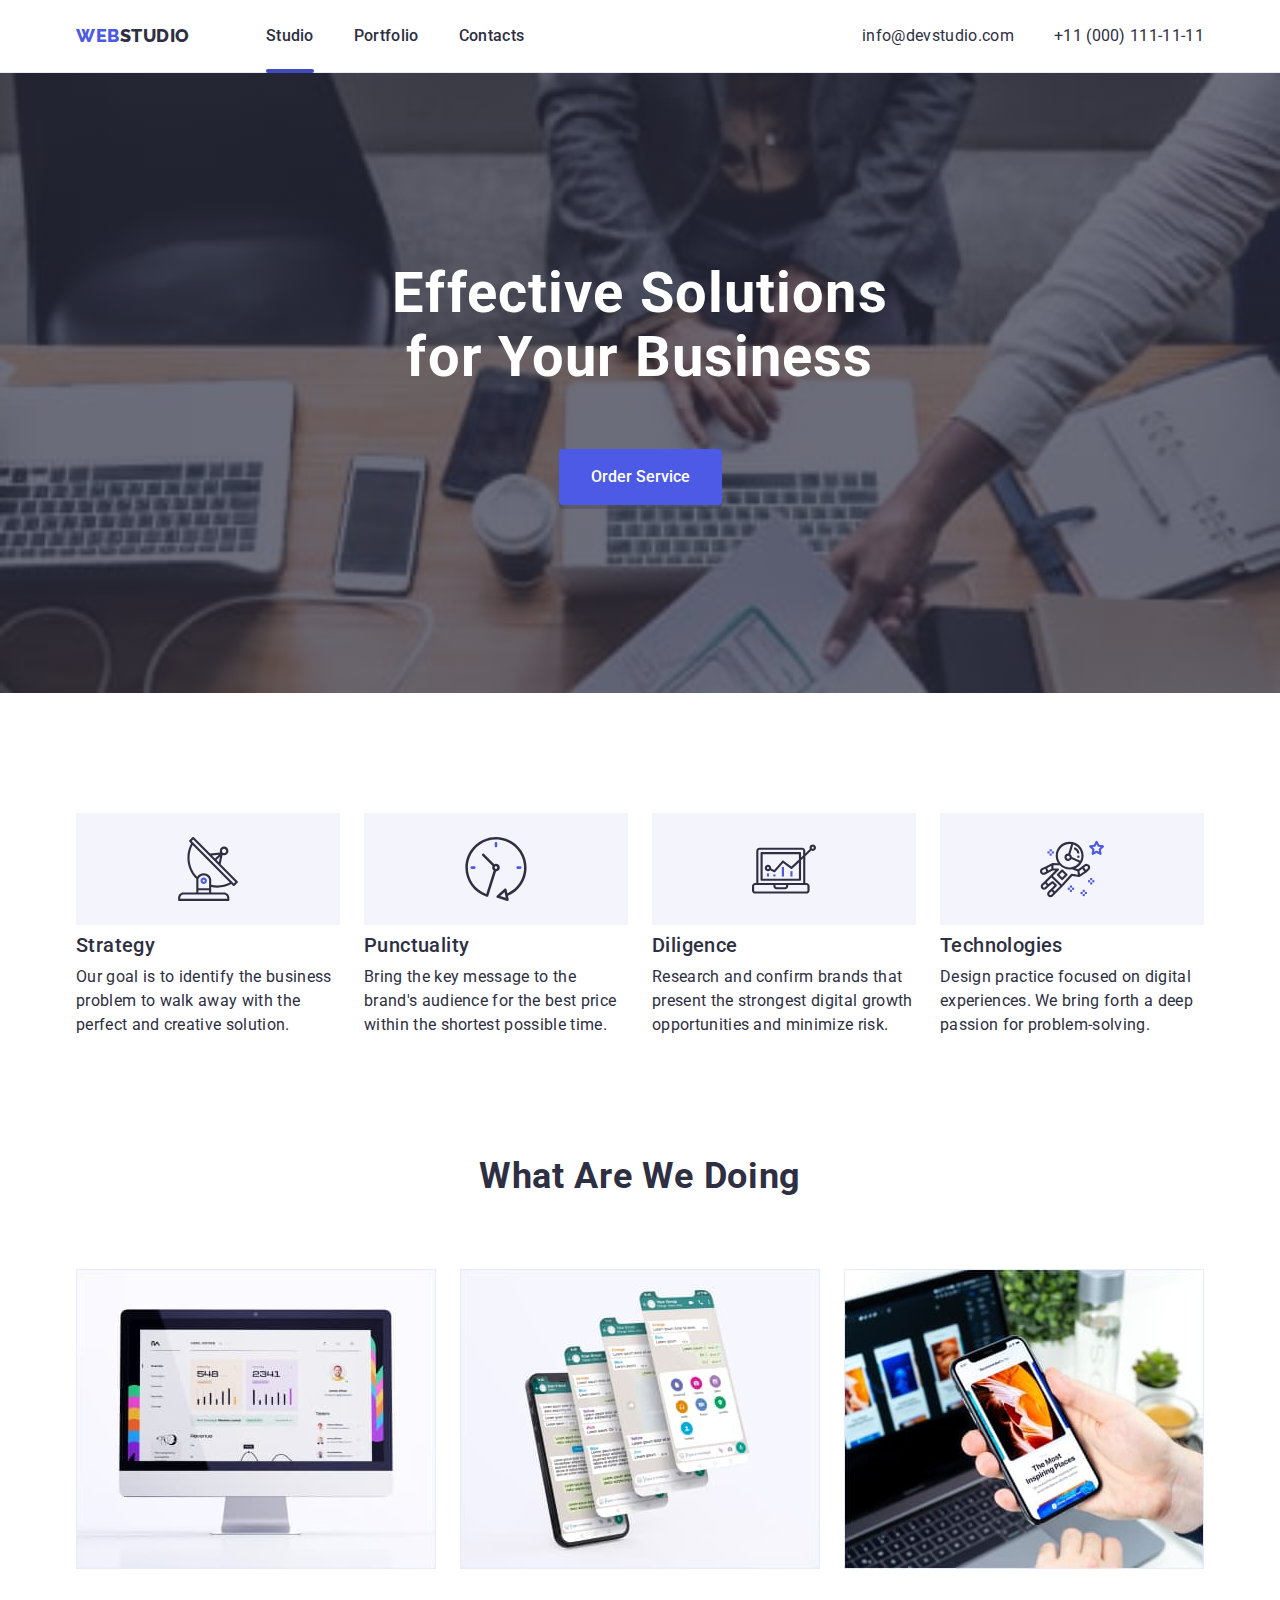
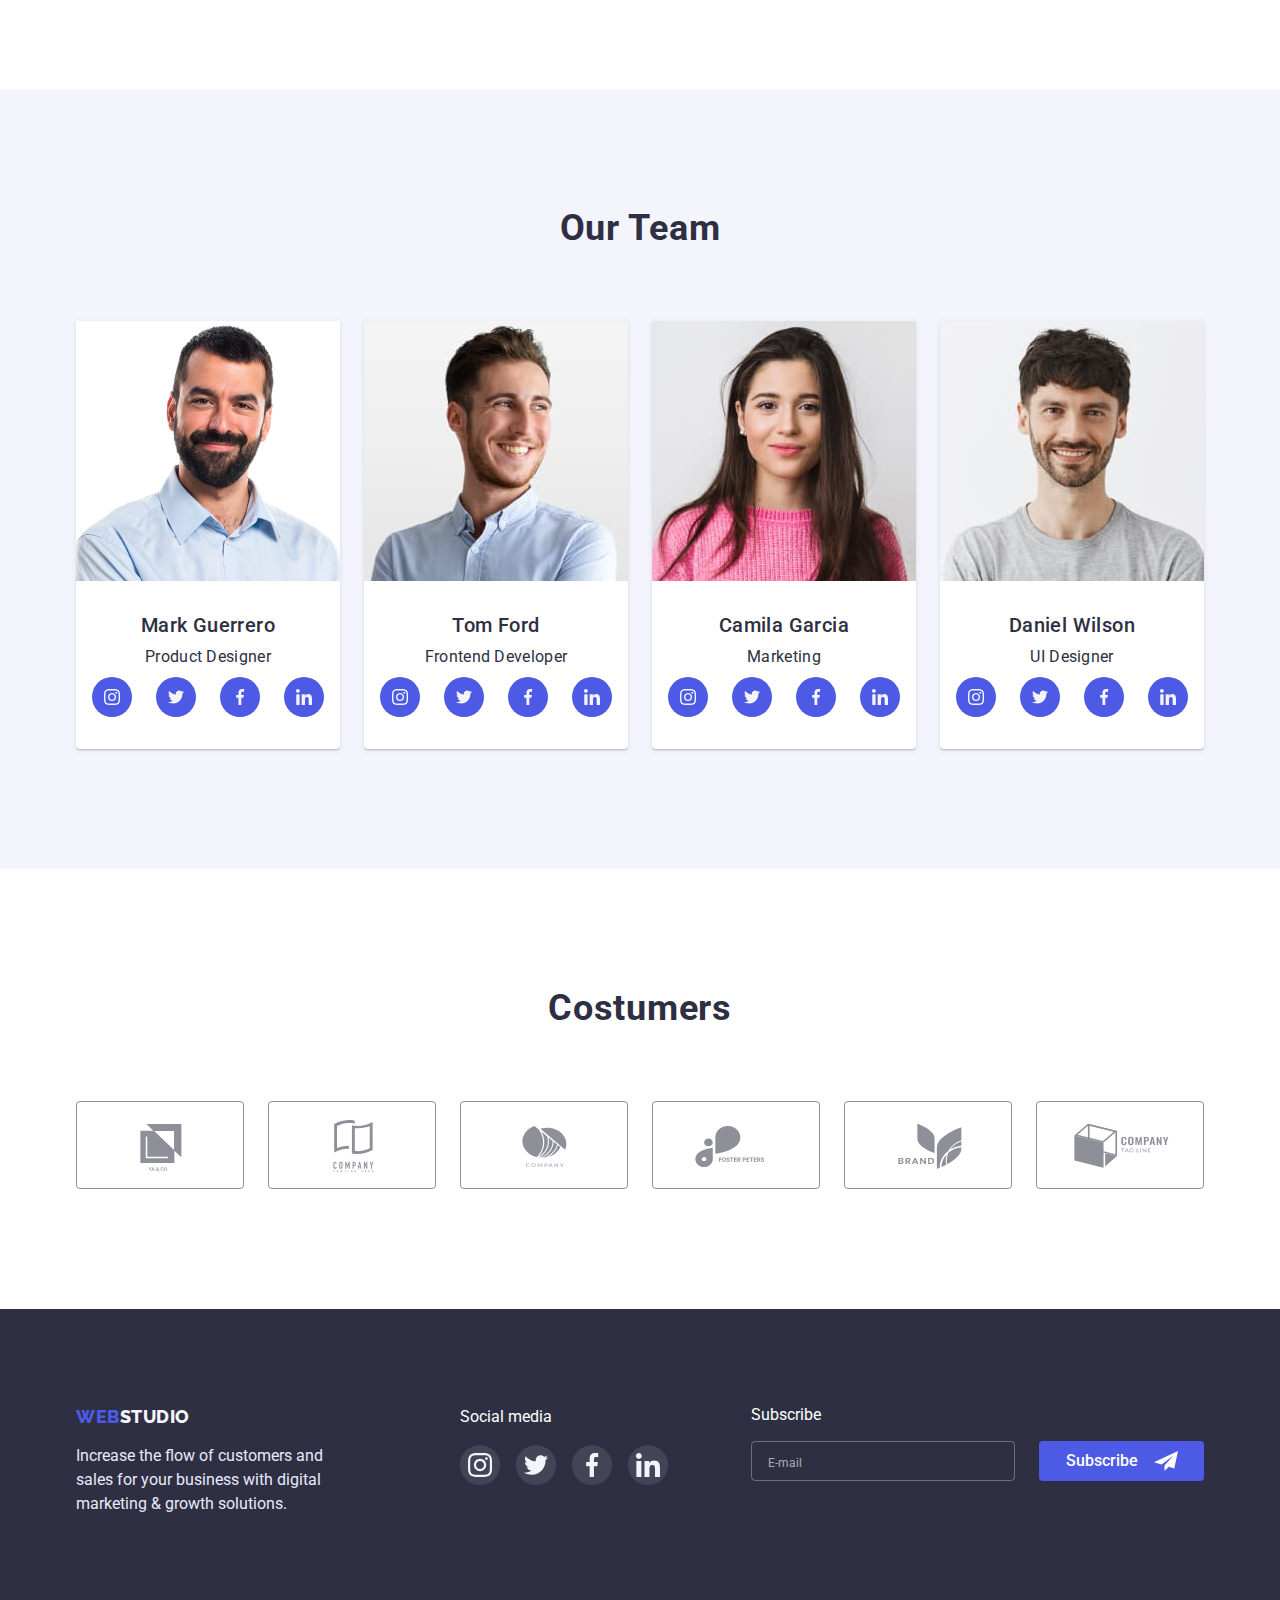
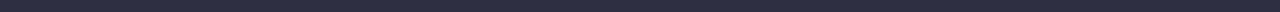
<file: index.html>
<!DOCTYPE html>
<html lang="en">
<head>
    <meta charset="UTF-8">
    <meta http-equiv="X-UA-Compatible" content="IE=edge">
    <meta name="viewport" content="width=device-width, initial-scale=1.0">
    <title>WebStudio</title>
    <link rel="preconnect" href="https://fonts.googleapis.com">
    <link rel="preconnect" href="https://fonts.gstatic.com" crossorigin>
    <link href="https://fonts.googleapis.com/css2?family=Raleway:wght@800&family=Roboto:wght@400;500;700;900&display=swap"
        rel="stylesheet">  
    <link rel="stylesheet" href="https://cdnjs.cloudflare.com/ajax/libs/modern-normalize/1.0.0/modern-normalize.min.css" >
    <link rel="stylesheet" href="./css/styles.css">
    <link rel="stylesheet" href="./css/mobile.css">
    <link rel="stylesheet" href="./css/tablet.css">
    <link rel="stylesheet" href="./css/desktop.css">



</head>
<body>
    <header class="head">
        <div class="container head-content ">
            <nav class="nav-content">
                <a class="logo link" href="./index.html"><span class="logo-web"> Web</span>Studio</a>
                <ul class="nav-list list">
                    <li class="nav-item"> <a class="link current " href="">Studio</a></li>
                    <li class="nav-item"> <a class="link " href="./portfolio.html">Portfolio</a></li>
                    <li class="nav-item"> <a class="link " href="">Contacts</a></li>
                </ul>
            </nav>
            <button type="button" class="mobile-menu-open js-open-menu">
                <svg class="" width="32px" height="22px">
                    <use href="./images/sprite.svg#menu-burger"></use>
                </svg>
            </button>
            <address class="contacts list ">
                <ul class="contacts-list ">
                    <li class="contacts-item"> <a class="link mail" href="mailto:info@devstudio.com">info@devstudio.com</a></li>
                    <li class="contacts-item"><a class="link tel" href="tel:+110001111111">+11 (000) 111-11-11</a></li>
                </ul>
            </address>
        </div>
        <div class="mobile-menu js-menu-container" >
            <div class="container mobile-menu-container ">
                <button class="mobile-menu-btn-close js-close-menu" >
                    <svg width="8px" height="8px">
                        <use href="./images/sprite.svg#icon-close-black"></use>
                    </svg>
                </button>
                <ul class="mobile-list list">
                    <li class="mobile-item"> <a class="link  " href="">Studio</a></li>
                    <li class="mobile-item"> <a class="link " href="./portfolio.html">Portfolio</a></li>
                    <li class="mobile-item"> <a class="link " href="">Contacts</a></li>
                </ul>
            
                <div class="mobile-nav list ">
                    <ul class="mobile-contacts-list ">
                        <li class="mobile-nav-item"><a class="link mobile-tel" href="tel:+110001111111">+11 (000) 111-11-11</a></li>
                        <li class="mobile-nav-item"> <a class="link mobile-mail" href="mailto:info@devstudio.com">info@devstudio.com</a></li>
                    </ul>
                    <ul class="mobile-social-list">
                        <li>
                            <a class="mobile-social-link link" href="">
                                <svg class="mobile-social-icon" width="16" height="16">
                                    <use href="./images/sprite.svg#icon-instagram-2"></use>
                                </svg>
                            </a>
                        </li>
                        <li>
                            <a class="mobile-social-link link" href="">
                                <svg class="mobile-social-icon" width="16" height="16">
                                    <use href="./images/sprite.svg#icon-twitter-1"></use>
                                </svg>
                            </a>
                        </li>
                        <li>
                            <a class="mobile-social-link link" href="">
                                <svg class="mobile-social-icon" width="16" height="16">
                                    <use href="./images/sprite.svg#icon-facebook-1"></use>
                                </svg>
                            </a>
                        </li>
                        <li>
                            <a class="mobile-social-link link" href="">
                                <svg class="mobile-social-icon" width="16" height="16">
                                    <use href="./images/sprite.svg#icon-linkedin-1"></use>
                                </svg>
                            </a>
                        </li>
                    </ul>
                </div>
            </div>
        </div>
    </header>
     <main class="main-studio">
        <section class="hero">
            <div class="container hero-content ">
                <h1 class="hero-title">Effective Solutions for Your Business</h1>
                <button class="hero-button " type="button" data-modal-open>Order Service </button> 
            </div>
        </section>
        <section class="main-content">
            <section class="features">
                <div class="container  ">
                    <h2 hidden>features</h2>
                    <ul class="features-list list">
                        <li class="features-item"> 
                            <div class="features-content-icon">
                            <svg class="features-icon" width="64" height="64">
                                <use href="./images/sprite.svg#icon-antenna-1" ></use>
                            </svg>
                            </div>
                            <h3 class="features-title">Strategy</h3>
                            <p class="features-subtitle">Our goal is to identify the business
                            problem to walk away with the perfect and creative solution.</p>
                        </li>
                        <li class="features-item">
                            <div class="features-content-icon">
                                <svg class="features-icon"  width="64" height="64">
                                    <use href="./images/sprite.svg#icon-clock-1"></use>
                                </svg>
                            </div>
                            <h3 class="features-title">Punctuality</h3>
                            <p class="features-subtitle">Bring the key message to the brand's audience for the best price within the shortest possible time.</p>
                        </li>
                        <li class="features-item">
                            <div class="features-content-icon">
                                <svg class="features-icon" width="64" height="64">
                                    <use href="./images/sprite.svg#icon-diagram-1" ></use>
                                </svg>
                            </div>
                            <h3 class="features-title">Diligence</h3>
                            <p class="features-subtitle">Research and confirm brands that present the strongest digital growth opportunities and minimize risk.</p>
                        </li>
                        <li class="features-item">
                           <div class="features-content-icon">
                                <svg class="features-icon" width="64" height="64">
                                    <use href="./images/sprite.svg#icon-astronaut-1" ></use>
                                </svg>
                            </div>
                            <h3 class="features-title">Technologies</h3>
                            <p class="features-subtitle">Design practice focused on digital experiences. We bring forth a deep passion for problem-solving.</p>
                        </li>
                    </ul>
                </div>
            </section>
            <section class="work">
                <div class="container">
                    <h2 class="work-title">What are we doing</h2>
                    <ul class="work-list list">
                        <li class="work-item">
                            <img
                            srcset="./images/work/comp.jpg 1x, ./images/work/comp_x2-2.jpg 2x"
                             src="./images/work/comp.jpg" alt="computer" width="360" >
                        </li>
                        <li class="work-item">
                            <img
                            srcset="./images/work/Rectangle.jpg 1x, ./images/work/Rectangle_x2-2.jpg 2x"
                             src="./images/work/Rectangle.jpg" alt="message" width="360" >
                        </li>
                        <li class="work-item">
                            <img
                            srcset="./images/work/tel_x2-2.jpg 2x, ./images/work/tel.jpg 1x"
                             src="./images/work/tel.jpg" alt="result" width="360" >
                        </li>
                    </ul>
                </div>
            </section>
            <section class="team team-content">
                <div class="container container-sm">
                    <h2 class="team-title">Our Team</h2>
                    <ul class="team-list list">
                        <li class="team-item ">
                            <img
                            srcset="./images/team/mark_x2-2.jpg 2x, ./images/team/Mark-Guerrero.jpg 1x "
                             src="./images/team/Mark-Guerrero.jpg" alt="Mark-Guerrero" width="264">
                            <h3 class="team-subtitle">Mark Guerrero</h3>
                            <p class="team-text">Product Designer</p>
                            <ul class="team-social-list">
                                <li>
                                    <a class="team-social-link link" href="">
                                        <svg class="team-social-icon" width="16" height="16">
                                            <use href="./images/sprite.svg#icon-instagram-2"></use>
                                        </svg>
                                    </a>
                                </li>
                                <li>
                                    <a class="team-social-link link" href="">
                                        <svg class="team-social-icon" width="16" height="16">
                                            <use href="./images/sprite.svg#icon-twitter-1"></use>
                                        </svg>
                                    </a>
                                </li>
                                <li>
                                    <a class="team-social-link link" href="">
                                        <svg class="team-social-icon" width="16" height="16">
                                            <use href="./images/sprite.svg#icon-facebook-1"></use>
                                        </svg>
                                    </a>
                                </li>
                                <li>
                                    <a class="team-social-link link" href="">
                                        <svg class="team-social-icon" width="16" height="16">
                                            <use href="./images/sprite.svg#icon-linkedin-1"></use>
                                        </svg>
                                    </a>
                                </li>
                            </ul>
                        </li>
                        <li class="team-item ">
                            <img
                            srcset="./images/team/tom_x2-2.jpg 2x, ./images/team/Tom-Ford.jpg 1x"
                             src="./images/team/Tom-Ford.jpg" alt="Tom-Ford" width="264">
                            <h3 class="team-subtitle">Tom Ford</h3>
                            <p class="team-text">Frontend Developer</p>
                            <ul class="team-social-list">
                                <li>
                                    <a class="team-social-link link" href="">
                                        <svg class="team-social-icon" width="16" height="16">
                                            <use href="./images/sprite.svg#icon-instagram-2"></use>
                                        </svg>
                                    </a>
                                </li>
                                <li>
                                    <a class="team-social-link link" href="">
                                        <svg class="team-social-icon" width="16" height="16">
                                            <use href="./images/sprite.svg#icon-twitter-1"></use>
                                        </svg>
                                    </a>
                                </li>
                                <li>
                                    <a class="team-social-link link" href="">
                                        <svg class="team-social-icon" width="16" height="16">
                                            <use href="./images/sprite.svg#icon-facebook-1"></use>
                                        </svg>
                                    </a>
                                </li>
                                <li>
                                    <a class="team-social-link link" href="">
                                        <svg class="team-social-icon" width="16" height="16">
                                            <use href="./images/sprite.svg#icon-linkedin-1"></use>
                                        </svg>
                                    </a>
                                </li>
                            </ul>
                        </li>
                        <li class="team-item ">
                            <img
                            srcset="./images/team/camila_x2-2.jpg 2x, ./images/team/Camila-Garcia.jpg 1x"
                             src="./images/team/Camila-Garcia.jpg" alt="Camila-Garcia" width="264">
                            <h3 class="team-subtitle">Camila Garcia</h3>
                            <p class="team-text">Marketing</p>
                            <ul class="team-social-list">
                                <li>
                                    <a class="team-social-link link" href="">
                                        <svg class="team-social-icon" width="16" height="16">
                                            <use href="./images/sprite.svg#icon-instagram-2"></use>
                                        </svg>
                                    </a>
                                </li>
                                <li>
                                    <a class="team-social-link link" href="">
                                        <svg class="team-social-icon" width="16" height="16">
                                            <use href="./images/sprite.svg#icon-twitter-1"></use>
                                        </svg>
                                    </a>
                                </li>
                                <li>
                                    <a class="team-social-link link" href="">
                                        <svg class="team-social-icon" width="16" height="16">
                                            <use href="./images/sprite.svg#icon-facebook-1"></use>
                                        </svg>
                                    </a>
                                </li>
                                <li>
                                    <a class="team-social-link link" href="">
                                        <svg class="team-social-icon" width="16" height="16">
                                            <use href="./images/sprite.svg#icon-linkedin-1"></use>
                                        </svg>
                                    </a>
                                </li>
                            </ul>
                        </li>
                        <li class="team-item ">
                            <img
                            srcset="./images/team/daniel_x2-2.jpg 2x, ./images/team/Daniel-Wilson.jpg 1x"
                             src="./images/team/Daniel-Wilson.jpg" alt="Daniel-Wilson" width="264">
                            <h3 class="team-subtitle">Daniel Wilson</h3>
                            <p class="team-text">UI Designer</p>
                            <ul class="team-social-list">
                                <li>
                                    <a class="team-social-link link" href="">
                                        <svg class="team-social-icon" width="16" height="16">
                                            <use href="./images/sprite.svg#icon-instagram-2"></use>
                                        </svg>
                                    </a>
                                </li>
                                <li>
                                    <a class="team-social-link link" href="">
                                        <svg class="team-social-icon" width="16" height="16">
                                            <use href="./images/sprite.svg#icon-twitter-1"></use>
                                        </svg>
                                    </a>
                                </li>
                                <li>
                                    <a class="team-social-link link" href="">
                                        <svg class="team-social-icon" width="16" height="16">
                                            <use href="./images/sprite.svg#icon-facebook-1"></use>
                                        </svg>
                                    </a>
                                </li>
                                <li>
                                    <a class="team-social-link link" href="">
                                        <svg class="team-social-icon" width="16" height="16">
                                            <use href="./images/sprite.svg#icon-linkedin-1"></use>
                                        </svg>
                                    </a>
                                </li>
                            </ul>
                        </li>
                    </ul>
                </div>
            </section>
        </section>
        <section class="customers">
            <div class="container container-sm">
                <h2 class="costumers-title">Costumers</h2>
                <ul class="customers-list list">
                    <li class="customers-item ">
                        <a class="customers-link link" href="">
                            <svg class="customers-icon">
                                <use href="./images/sprite.svg#icon-Logo"></use>
                            </svg>
                        </a>
                    </li>
                    <li class="customers-item ">
                        <a class="customers-link link" href="">
                            <svg class="customers-icon">
                                <use href="./images/sprite.svg#icon-Logo-2"></use>
                            </svg>
                        </a>
                    </li>
                    <li class="customers-item">
                        <a class="customers-link link" href="">
                            <svg class="customers-icon">
                                <use href="./images/sprite.svg#icon-Logo-3"></use>
                            </svg>
                        </a>
                    </li>
                    <li class="customers-item">
                        <a class="customers-link link" href="">
                            <svg class="customers-icon">
                                <use href="./images/sprite.svg#icon-Logo-4"></use>
                            </svg>
                        </a>
                    </li>
                    <li class="customers-item">
                        <a class="customers-link link" href="">
                            <svg class="customers-icon">
                                <use href="./images/sprite.svg#icon-Logo-5"></use>
                            </svg>
                        </a>
                    </li>
                    <li class="customers-item">
                        <a class="customers-link link" href="">
                            <svg class="customers-icon">
                                <use href="./images/sprite.svg#icon-Logo-6"></use>
                            </svg>
                        </a>
                    </li>
                </ul>
            </div>
        </section>
    </main>
     <footer class="footer"> 
            <div class="container footer-content container-sm">
                <div class="tablet-footer-content">
                    <div class="footer-logo-content">
                        <a class="footer-logo link" href="./index.html"><span class="logo-web"> Web</span>Studio</a>
                        <p class="footer-text">Increase the flow of customers and sales for your business with digital marketing &
                            growth solutions.</p>
                    </div>
                    <div class="footer-social-content">
                        <p class="footer-title">Social media</p>
                        <ul class="footer-social-list list">
                            <li>
                                <a class="footer-social-link link" href="">
                                    <svg class="footer-social-icon" width="24" height="24">
                                        <use href="./images/sprite.svg#icon-instagram-2"></use>
                                    </svg>
                                </a>
                            </li>
                            <li>
                                <a class="footer-social-link link" href="">
                                    <svg class="footer-social-icon"  width="24" height="24">
                                        <use href="./images/sprite.svg#icon-twitter-1"></use>
                                    </svg>
                                </a>
                            </li>
                            <li>
                                <a class="footer-social-link link" href="">
                                    <svg  class="footer-social-icon" width="24" height="24">
                                        <use href="./images/sprite.svg#icon-facebook-1"></use>
                                    </svg>
                                </a>
                            </li>
                            <li>
                                <a class="footer-social-link link" href="">
                                    <svg class="footer-social-icon" width="24" height="24">
                                        <use href="./images/sprite.svg#icon-linkedin-1"></use>
                                    </svg>
                                </a>
                            </li>
                        </ul>
                    </div>
                </div>
                <form class="footer-form">
                    <p class="footer-form-title">Subscribe</p>
                    <span class="footer-form-input-wrapper">
                        <label class="footer-form-field" >
                            <input
                            type="email"
                            name="user-email"
                            class="footer-form-input"
                            placeholder="E-mail">
                        </label>
                        <button type="submit" class="footer-form-btn">Subscribe
                            <svg width="24px" height="24px">
                                <use href="./images/sprite.svg#icon-Frame-3"></use>
                            </svg>
                        </button>
                    </span>
                </form>
            </div>
    </footer> 
     <div class="backdrop is-hidden" data-modal>
        <div class="modal">
            <button type="button" class="modal-close-btn" data-modal-close>
                <svg class="modal-close-icon" width="8px" height="8px">
                    <use href="./images/sprite.svg#icon-close-black"></use>
                </svg>
            </button>
            <form class="modal-form">
                <p class="modal-form-title">Leave your contacts and we will call you back</p>
                <label class="modal-form-field" >
                    <span class="modal-form-desc">Name</span>
                    <span class="modal-form-input-wrapper">
                        <input type="text" name="user_name" class="modal-form-input" required>
                        <svg class="modal-form-icon" width="18px" height="24px">
                            <use href="./images/sprite.svg#icon-person"></use>
                        </svg>
                    </span>
                </label>
                <label class="modal-form-field">
                    <span class="modal-form-desc">Phone</span>
                    <span class="modal-form-input-wrapper">
                        <input type="tel" name="user_phone" class="modal-form-input" required>
                        <svg class="modal-form-icon" width="18px" height="24px">
                            <use  href="./images/sprite.svg#icon-phone"></use>
                        </svg>
                    </span>
                </label>
                <label class="modal-form-field">
                    <span class="modal-form-desc">Email</span>
                    <span class="modal-form-input-wrapper">
                        <input type="email" name="user_email" class="modal-form-input" required>
                        <svg class="modal-form-icon" width="18px" height="24px">
                            <use  href="./images/sprite.svg#icon-email"></use>
                        </svg>
                    </span>
                </label>
                <label class="modal-form-field">
                    <span class="modal-form-desc">Comment</span>
                    <textarea 
                        class="modal-form-comment"
                        name="user-comment"
                        placeholder="Text input"
                    ></textarea>
                </label>
                <input hidden  id="user-policy" type="checkbox" name="user-policy" class="modal-form-check">
                <label for="user-policy" class="modal-form-check-desk">I accept the terms and conditions of the 
                    <a class="modal-form-policy" href=""> Privacy Policy</a>
                </label>
                <button type="submit" class="modal-form-submit">Send</button>
            </form>
        </div>
    </div>
<script src="./js/modal.js"></script>
<script src="./js/mobile-menu.js"></script>
</body>
</html>
</file>
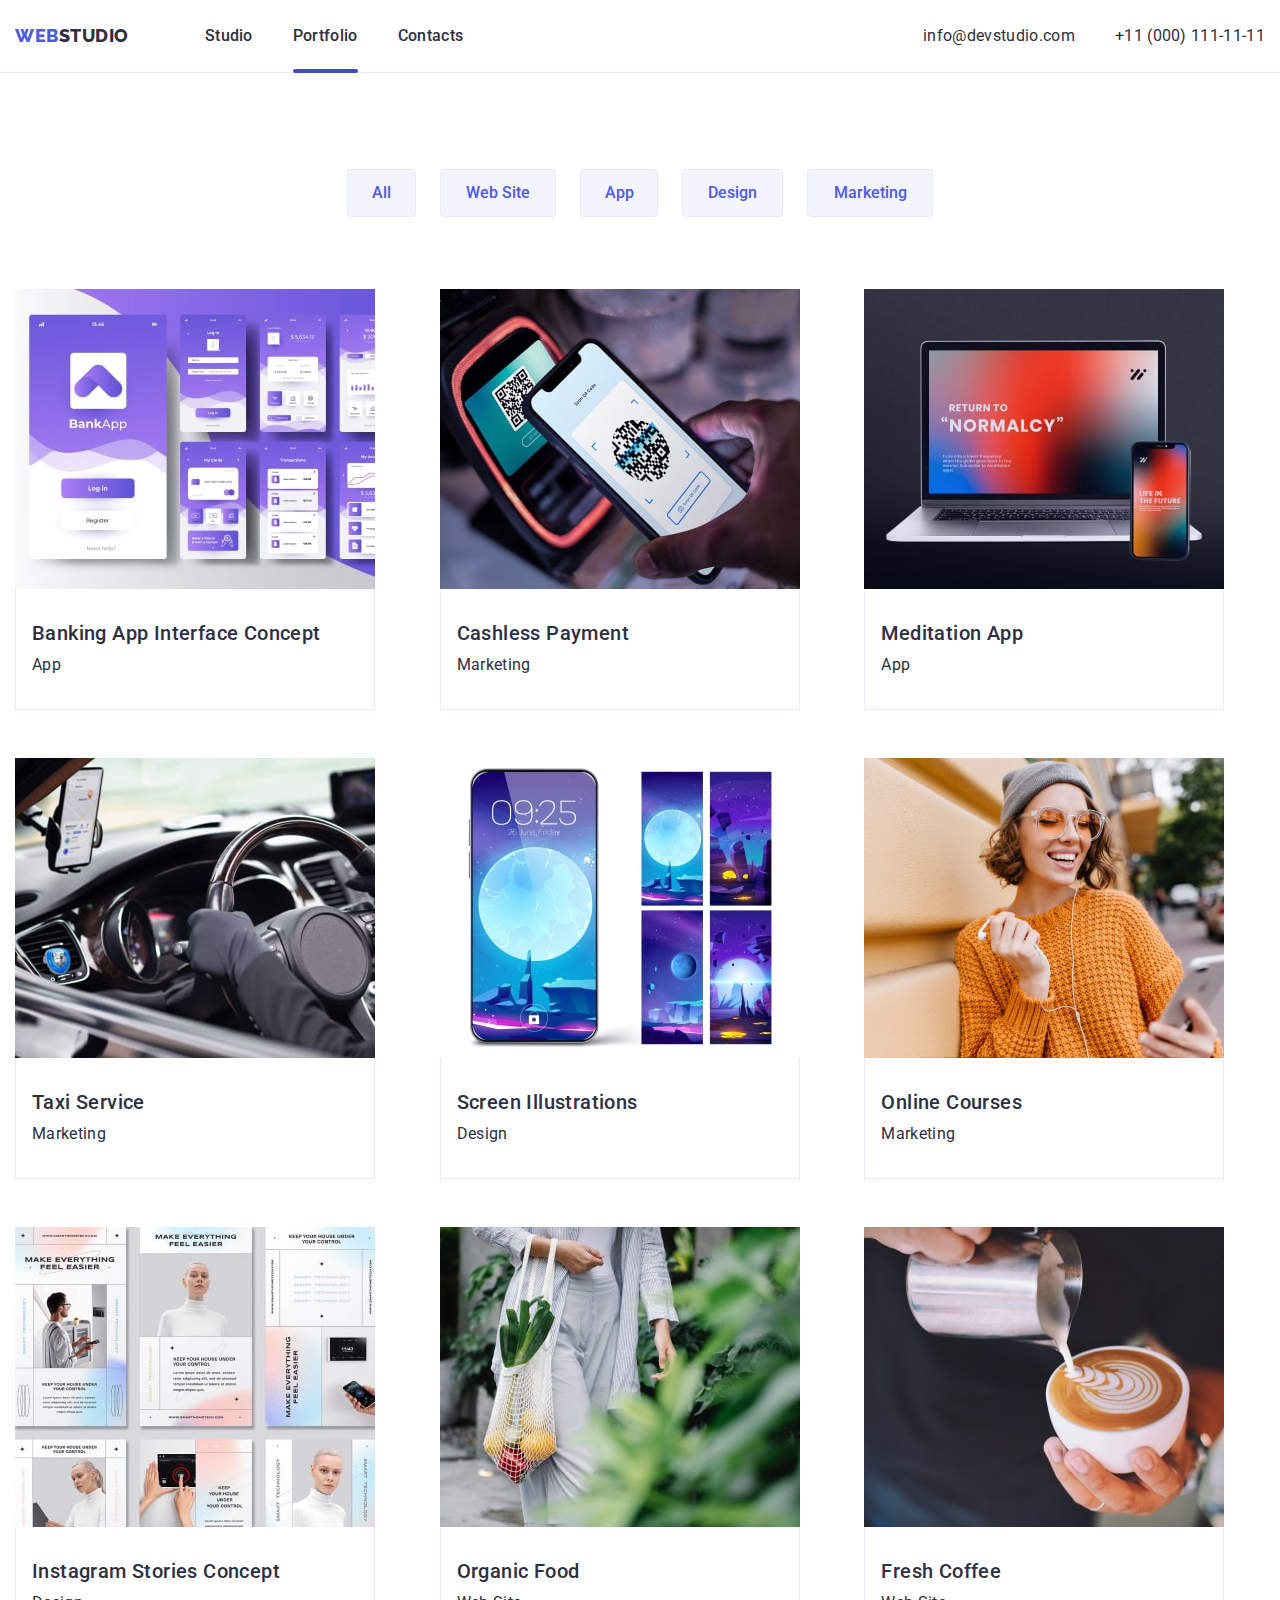
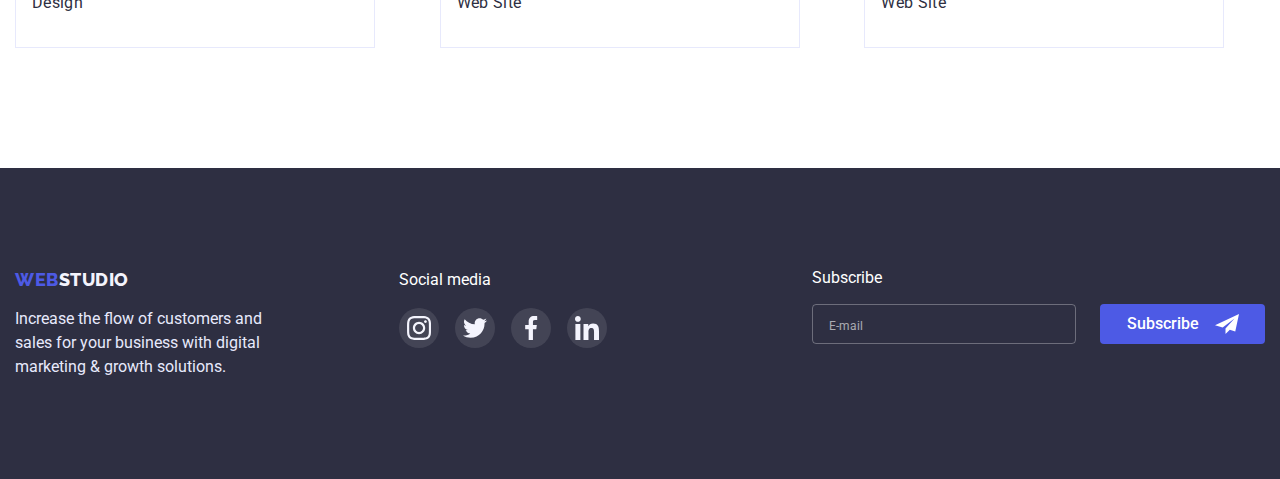
<file: portfolio.html>
<!DOCTYPE html>
<html lang="en">
<head>
    <meta charset="UTF-8">
    <meta http-equiv="X-UA-Compatible" content="IE=edge">
    <meta name="viewport" content="width=device-width, initial-scale=1.0">
    <title>Portfolio</title>
    <link rel="preconnect" href="https://fonts.googleapis.com">
    <link rel="preconnect" href="https://fonts.gstatic.com" crossorigin>
    <link href="https://fonts.googleapis.com/css2?family=Raleway:wght@800&family=Roboto:wght@400;500;700;900&display=swap"
        rel="stylesheet">
    <link rel="stylesheet" href="https://cdnjs.cloudflare.com/ajax/libs/modern-normalize/1.0.0/modern-normalize.min.css" >
    <link rel="stylesheet" href="./css/styles.css">

</head>
<body>
    <header class="head">
        <div class="container head-content ">
            <nav class="nav-content">
                <a class="logo link" href="./index.html"><span class="logo-web"> Web</span>Studio</a>
                <ul class="nav-list list">
                    <li class="nav-item"> <a class="link" href="./index.html">Studio</a></li>
                    <li class="nav-item"> <a class="link current" href="">Portfolio</a></li>
                    <li class="nav-item"> <a class="link" href="">Contacts</a></li>
                </ul>
            </nav>
            <address class="contacts list ">
                <ul class="contacts-list ">
                    <li class="contacts-item"> <a class="link mail" href="mailto:info@devstudio.com">info@devstudio.com</a>
                    </li>
                    <li class="contacts-item"><a class="link tel" href="tel:+110001111111">+11 (000) 111-11-11</a></li>
                </ul>
            </address>
        </div>
    </header>
<main>
    
    <section class="project">
        <div class="container">
            <h1 hidden>Filter Btn</h1>
            <ul class="filter-btn list">
                <li><button class="filter-btn-all fil-btn" type="button">All</button></li>
                <li><button class=" filter-btn-web fil-btn" type="button">Web Site</button></li>
                <li><button class=" filter-btn-app fil-btn" type="button">App</button></li>
                <li><button class=" filter-btn-des fil-btn" type="button">Design</button></li>
                <li><button class=" filter-btn-market fil-btn" type="button">Marketing</button></li>
            </ul>
            <ul class="project-list list"> 
                <li class="project-item ">
                    <a class="project-link link" href="">
                        <div class="project-img-overlay">
                            <img class="project-img" src="./img-portfolio/compressjpeg/img2min.jpg" alt="Banking App" width="360">
                            <p class="overlay">14 Stylish and User-Friendly App Design Concepts · Task Manager App · Calorie Tracker App · Exotic Fruit Ecommerce App ·
                            Cloud Storage App</p>
                        </div>
                    <div class="project-card-info">
                        <h2 class="project-title link">Banking App Interface Concept</h2>
                        <p class="project-subtitle link">App</p>
                    </div>
                    </a>
                </li>
                <li class="project-item" >
                    <a class="project-link link" href="">
                        <div class="project-img-overlay">
                            <img class="project-img"  src="./img-portfolio/compressjpeg/img5min.jpg" alt="Payment" width="360">
                            <p class="overlay">14 Stylish and User-Friendly App Design Concepts · Task Manager App · Calorie Tracker App · Exotic
                                Fruit Ecommerce App ·
                                Cloud Storage App</p>
                        </div>
                     <div class="project-card-info"> 
                        <h2 class="project-title link">Cashless Payment</h2>
                        <p class="project-subtitle link"> Marketing</p>
                    </div>
                    </a>
                </li>
                <li class="project-item" >
                    <a class="project-link link" href="">
                        <div class="project-img-overlay">
                            <img class="project-img" src="./img-portfolio/compressjpeg/img6min.jpg" alt="Meditaion App" width="360">
                            <p class="overlay">14 Stylish and User-Friendly App Design Concepts · Task Manager App · Calorie Tracker App · Exotic
                                Fruit Ecommerce App ·
                                Cloud Storage App</p>
                        </div>
                    <div class="project-card-info">
                        <h2 class="project-title link">Meditation App</h2>
                        <p class="project-subtitle link">App</p>
                    </div>
                    </a>
                </li>
                <li class="project-item" >
                    <a class="project-link link" href="">
                        <div class="project-img-overlay">
                            <img class="project-img" src="./img-portfolio/compressjpeg/img7min.jpg" alt="Taxi Service" width="360">
                            <p class="overlay">14 Stylish and User-Friendly App Design Concepts · Task Manager App · Calorie Tracker App · Exotic
                                Fruit Ecommerce App ·
                                Cloud Storage App</p>
                        </div>
                    <div class="project-card-info">
                        <h2 class="project-title link">Taxi Service</h2>
                        <p class="project-subtitle link">Marketing</p>
                    </div>
                    </a>
                </li>
                <li class="project-item" >
                    <a class="project-link link" href="">
                        <div class="project-img-overlay">
                            <img class="project-img" src="./img-portfolio/compressjpeg/img8min.jpg" alt="Screen Illustrations" width="360">
                            <p class="overlay">14 Stylish and User-Friendly App Design Concepts · Task Manager App · Calorie Tracker App · Exotic
                                Fruit Ecommerce App ·
                                Cloud Storage App</p>
                        </div>
                    <div class="project-card-info">
                        <h2 class="project-title link">Screen Illustrations</h2>
                        <p class="project-subtitle link">Design</p>
                    </div>
                    </a>
                </li>
                <li class="project-item" >
                    <a class="project-link link" href="">
                        <div class="project-img-overlay">
                            <img class="project-img" src="./img-portfolio/compressjpeg/img9min.jpg" alt="Online Courses" width="360">
                            <p class="overlay">14 Stylish and User-Friendly App Design Concepts · Task Manager App · Calorie Tracker App · Exotic
                                Fruit Ecommerce App ·
                                Cloud Storage App</p>
                        </div>
                    <div class="project-card-info">
                        <h2 class="project-title link">Online Courses</h2>
                        <p class="project-subtitle link">Marketing</p>
                    </div>
                    </a>
                </li>
                <li class="project-item" >
                    <a class="project-link link" href="">
                        <div class="project-img-overlay">
                            <img class="project-img" src="./img-portfolio/compressjpeg/img10min.jpg" alt="Instagram Stories" width="360">
                            <p class="overlay">14 Stylish and User-Friendly App Design Concepts · Task Manager App · Calorie Tracker App · Exotic
                                Fruit Ecommerce App ·
                                Cloud Storage App</p>
                        </div>
                    <div class="project-card-info">
                        <h2 class="project-title link">Instagram Stories Concept</h2>
                        <p class="project-subtitle link">Design</p>
                    </div>
                    </a>
                </li>
                <li class="project-item" >
                    <a class="project-link link" href="">
                        <div class="project-img-overlay">
                            <img class="project-img" src="./img-portfolio/compressjpeg/img11min.jpg" alt="Organic Food" width="360">
                            <p class="overlay">14 Stylish and User-Friendly App Design Concepts · Task Manager App · Calorie Tracker App · Exotic
                                Fruit Ecommerce App ·
                                Cloud Storage App</p>
                        </div>
                    <div class="project-card-info">
                        <h2 class="project-title link">Organic Food</h2>
                        <p class="project-subtitle link">Web Site</p>
                    </div>
                    </a>
                </li>
                <li class="project-item" >
                    <a class="project-link link" href="">
                        <div class="project-img-overlay">
                            <img class="project-img" src="./img-portfolio/compressjpeg/img12min.jpg" alt="Fresh Coffee" width="360">
                            <p class="overlay">14 Stylish and User-Friendly App Design Concepts · Task Manager App · Calorie Tracker App · Exotic
                                Fruit Ecommerce App ·
                                Cloud Storage App</p>
                        </div>
                    <div class="project-card-info">
                        <h2 class="project-title link">Fresh Coffee</h2>
                        <p class="project-subtitle link">Web Site</p>
                    </div>
                    </a>
                </li>
            </ul>
        </div>
    </section>
   
</main>
    <footer class="footer">
            <div class="container footer-content ">
                <div class="footer-logo-content">
                    <a class="footer-logo link" href="./index.html"><span class="logo-web"> Web</span>Studio</a>
                    <p class="footer-text">Increase the flow of customers and sales for your business with digital marketing
                        &
                        growth solutions.</p>
                </div>
                <div class="footer-social-content">
                    <p class="footer-title">Social media</p>
                    <ul class="footer-social-list list">
                        <li>
                            <a class="footer-social-link link" href="">
                                <svg class="footer-social-icon" width="24" height="24">
                                    <use href="./images/sprite.svg#icon-instagram-2"></use>
                                </svg>
                            </a>
                        </li>
                        <li>
                            <a class="footer-social-link link" href="">
                                <svg class="footer-social-icon" width="24" height="24">
                                    <use href="./images/sprite.svg#icon-twitter-1"></use>
                                </svg>
                            </a>
                        </li>
                        <li>
                            <a class="footer-social-link link" href="">
                                <svg class="footer-social-icon" width="24" height="24">
                                    <use href="./images/sprite.svg#icon-facebook-1"></use>
                                </svg>
                            </a>
                        </li>
                        <li>
                            <a class="footer-social-link link" href="">
                                <svg class="footer-social-icon" width="24" height="24">
                                    <use href="./images/sprite.svg#icon-linkedin-1"></use>
                                </svg>
                            </a>
                        </li>
                    </ul>
                </div>
                <form class="footer-form">
                    <p class="footer-form-title">Subscribe</p>
                    <span class="footer-form-input-wrapper">
                        <label class="footer-form-field">
                            <input type="email" name="user-email" class="footer-form-input" placeholder="E-mail">
                        </label>
                        <button type="submit" class="footer-form-btn">Subscribe
                            <svg width="24px" height="24px">
                                <use href="./images/sprite.svg#icon-Frame-3"></use>
                            </svg>
                        </button>
                    </span>
                </form>
            </div>
    </footer>
</body>
</html>
</file>
<file: css/styles.css>
:root {
    --hover-color: #404BBF;
    --color-navy-blue: #2E2F42;
    --color-iris:#4D5AE5;
    --background-color-cloud:#F4F4FD;
    --transition-dur-and-func: 250ms cubic-bezier(0.4, 0, 0.2, 1);
    
}

h1,
h2,
h3,
h4,
p {
    margin: 0;
}
ul {
    margin: 0;
    padding: 0;
}
img {
    display: block;
    max-width: 100%;
    height: auto;
}


body {
    font-family: "Roboto", sans-serif;
    color:var(--color-navy-blue);
    
}
.container {
    width: 100%;
    padding-left: 15px;
    padding-right: 15px;
    margin: 0 auto;
}
.item {
   
}

.list li {
    list-style: none;
}
button {
    cursor: pointer;
}
.link {
    display: block;
    text-decoration: none;
    color: var(--color-navy-blue);
    transition: color var(--transition-dur-and-func);
}
.link:hover, .link:focus {
    color: var(--hover-color);
}



/*-------------------------- header --------------------------*/

.head {
    box-sizing: border-box;
    border-bottom: 1px solid #E7E9FC;
    background-color: #FFFFFF
    
}
.head-content {
    display: flex;
    align-items: center;
    justify-content: space-between;

}
.nav-content {
    display: flex;
    align-items: center;
}
.nav-list {
}
.nav-item {
    position: relative;
    padding: 24px 0;

}
.current::after {
    content: "";

    position: absolute;
    
    width: 100%;
    height: 4px;
    left: 0;
    bottom: -1px;
    display: block;
    background-color: var(--hover-color);
    border-radius: 2px;
}
.logo {
    font-family: "Raleway", sans-serif;
    font-weight: 800;
    font-size: 18px;
    line-height: 1.3;
    color: var(--color-navy-blue);
    margin-right: 76px;

    letter-spacing: 0.03em;
    text-transform: uppercase;
}
.logo-web {
    font-family: "Raleway", sans-serif;
    font-weight: 800;
    font-size: 18px;
    line-height: 1.3;
    color: var(--color-iris);

    letter-spacing: 0.03em;
    text-transform: uppercase;
}

.contacts {
}
.nav-list {
    display: flex;
    gap: 30px;
    font-weight: 500;
    font-size: 16px;
    line-height: 1.5;
    letter-spacing: 0.02em;
    gap: 40px;
}
.contacts-list {
    display: flex;
    gap: 40px;
}
.contacts-item {
    font-family: inherit;
    font-style: normal;
    font-weight: 400;
    font-size: 16px;
    line-height: 1.5;
    letter-spacing: 0.02em;
    color: #434455;
}
    
.mail {
}
.tel {
}



/*------------------- hero studio ---------------------*/
.hero {
    max-width: 1440px;
    margin-left: auto;
    margin-right: auto;
    padding: 188px 0;
    text-align: center;
    background-image: linear-gradient(rgba(46, 47, 66, 0.7), rgba(46, 47, 66, 0.7)),
      url('../images/hero/people-office.jpg');
    background-repeat: no-repeat;
    background-size: cover;
    background-color: var(--color-navy-blue);
}
.hero-content {
}
.hero-title {
    margin: 0 auto;
    width: 496px;
    height: 120px;
    font-size: 56px;
    text-align: center;
    letter-spacing: 0.02em;
    color: #FFFFFF;

}
.hero-button {
    padding: 16px 32px;
    background: var(--color-iris);
    border: 1px;
    font-weight: 500;
    font-size: 16px;
    line-height: 1.5;
    color: #FFFFFF;
    font-family: inherit;
    margin-top: 48px;
    border-radius: 4px;
    box-shadow: 0 4px  rgba(0, 0, 0, 0.15);
    transition:  background-color var(--transition-dur-and-func);
}    
    
.hero-button:hover,
.hero-button:focus  {
    background-color: var(--hover-color);

}

/*------------------- features studio ---------------------*/


.main-content {
    padding: 120px 0;

}
.features {
    padding-bottom: 120px;
}
.features-list {
    display: flex;
    justify-content: center;
    gap: 24px;
   
}

.features-item {
   width: calc((100% - 72px) / 4);
}
.features-content-icon {
    display: flex;
    justify-content: center;
    align-items: center;
    width: 264px;
    height: 112px;
    margin-bottom: 8px;
    background-color: var(--background-color-cloud);
}

.features-icon {


}
.features-title {
    font-weight: 500;
    font-size: 20px;
    line-height: 1.2;
    letter-spacing: 0.02em;

}

.features-subtitle {
    font-size: 16px;
    line-height: 1.5;
    letter-spacing: 0.02em;
    margin-top: 8px;
    width: 264px;
}


/*------------------- work studio ---------------------*/
.work {
    padding-bottom: 120px;
}
.work-title {
    font-weight: 700;
    font-size: 36px;
    line-height: 1.11;
    text-align: center;
    letter-spacing: 0.02em;
    text-transform: capitalize;
}

.work-list {
    display: flex;
    margin-top: 72px;
    gap: 24px;
}

.work-item {
    width: calc((100% - 48px) / 3);
}



/*------------------- team studio  ---------------------*/

.team {
    background: var(--background-color-cloud);
    color: var(--color-navy-blue);
}
.team-content {
    padding: 120px 0;
}

.team-title {
    font-weight: 700;
    font-size: 36px;
    line-height: 1.11;
    text-align: center;
    letter-spacing: 0.02em;
    text-transform: capitalize;
}

.team-list {
    display: flex;
    margin-top: 72px;
    gap: 24px;
}
.team-item {
    width: calc((100% - 72px) / 4);
    padding-bottom: 32px;

    background: #FFFFFF;
    box-shadow: 0px 1px 6px rgba(46, 47, 66, 0.08), 0px 1px 1px rgba(46, 47, 66, 0.16), 0px 2px 1px rgba(46, 47, 66, 0.08);
    border-radius: 0px 0px 4px 4px;
}

.team-subtitle {
    margin-top: 32px;
    font-weight: 500;
    font-size: 20px;
    line-height: 1.2;
    text-align: center;
    letter-spacing: 0.02em;
}

.team-text {
    margin-top: 8px;
    font-size: 16px;
    line-height: 1.5;
    text-align: center;
    letter-spacing: 0.02em;
}
.team-social-list {
    display: flex;
    justify-content: center;
    gap: 24px;
    margin-top: 8px;
}
.team-social-link {
    display: flex;
    justify-content: center;
    align-items: center;
    Width: 40px;
    Height: 40px;
    border-radius: 50%;
    background-color: var(--color-iris);
    transition: background-color var(--transition-dur-and-func);
}
.team-social-link:hover,
.team-social-link:focus {
    background-color: var(--hover-color);
}
.team-social-icon {
}

/*------------------- customers --------------------*/
.customers {
    padding-bottom: 120px;
}

.costumers-title {
    color: var(--color-navy-blue);
    margin-bottom: 72px;
    font-weight: 700;
    font-size: 36px;
    line-height: 1.11;
    text-align: center;
    letter-spacing: 0.02em;
    text-transform: capitalize;
}

.customers-list {
    display: flex;
    justify-content: center;
    gap: 24px;
}

.customers-item {
    width: 168px;
    height: 88px;
    border: 1px solid #8E8F99;
    border-radius: 4px;
}
.customers-item:hover  {
    border-color: var(--hover-color);
}

.customers-link {
    display: flex;
    justify-content: center;
    align-items: center;
    width: 100%;
    height: 100%;
    transition: background-color var(--transition-dur-and-func);
}

.customers-link:hover .customers-icon,
.customers-link:focus .customers-icon {
    fill: var(--hover-color);
}
.customers-icon {
    width: 104px;
    height: 56px;
    fill:#8E8F99
}



/*------------------- filter btn portfolio ---------------------*/

.filter {
}

.filter-btn {
    display: flex;
    justify-content: center;
    gap: 24px;
}


.fil-btn {
    margin-bottom: 72px;
    background: var(--background-color-cloud);
    border-radius: 4px;
    border: 1px solid #E7E9FC;

    font-family: inherit;
    font-weight: 500;
    font-size: 16px;
    line-height: 1.5;
    color: #4D5AE5;
    transition: color var(--transition-dur-and-func), bacground-color var(--transition-dur-and-func);

}
.fil-btn:hover,
.fil-btn:focus {
    background-color: var(--hover-color);
    color: #FFFFFF;
    box-shadow: 0 4px rgba(0, 0, 0, 0.15);
}
.filter-btn-all {
    width: 69px;
    height: 48px;
}
.filter-btn-web {
    width: 116px;
    height: 48px;
}
.filter-btn-app   {
    width: 78px;
    height: 48px;
}
.filter-btn-des {
    width: 101px;
    height: 48px;
}
.filter-btn-market {
    width: 126px;
    height: 48px;

}

/*------------------- project portfolio ---------------------*/

.project {
 padding: 96px 0 120px;    
}
.project-list {
    display: flex;
    flex-wrap: wrap;
    column-gap: 24px;
    row-gap: 48px;
}
.project-link {
    display: block;
}
.project-link:hover,
.project-link:focus {
    box-shadow: 1px 2px  rgba(46, 47, 66, 0.16);

}
.project-item {
    width: 360px;
    flex-basis: calc((100% - 48px) / 3);
}
.project-link:hover .overlay,
.project-link:focus .overlay {
    transform: translate(0, 0);
}
.project-img-overlay {
    position: relative;
    overflow: hidden;

}
.project-img {
}
.overlay {
    width: 100%;
    height: 100%;
    Font-size: 16px;
    Line-height: 1.5;
    color: #F4F4FD;
    padding: 40px 32px ;
    background-color: var(--color-iris);
    transition: transform 500ms linear;

    position: absolute;
    left: 0;
    top: 0;
    overflow: auto;

    transform: translate(0, 100%);
}
.project-card-info {
    display: flex;
    flex-direction: column;
    justify-content: center;
    align-items: flex-start;
    padding: 32px 16px ;
    border:  1px solid #E7E9FC;
    border-top: none;

    width: 360px;
}
.project-title{
    font-weight: 500;
    font-size: 20px;
    line-height: 1.2;
    letter-spacing: 0.02em;
    color: var(--color-navy-blue);
}
.project-subtitle{
    font-size: 16px;
    line-height: 1.5;
    letter-spacing: 0.02em;
    color: var(--color-navy-blue);
    margin-top: 8px;
}


/*------------------- footer ---------------------*/
.footer {
    background: var(--color-navy-blue);
    padding: 100px 0;
}
.footer-content {
    display: flex;
}
.footer-logo {
    margin-bottom: 16px;
    font-family: "Raleway", sans-serif;
    font-weight: 800;
    font-size: 18px;
    line-height: 1.3;
    color: #F4F4FD;

    letter-spacing: 0.03em;
    text-transform: uppercase;
}

.footer-text {
    width: 264px;
    height: 72px;
    font-size: 16px;
    line-height: 1.5;
    color: #E7E9FC;
}
.footer-title {
    color: #FFFFFF;
    font-size: 16px;
    line-height: 1.5;
    margin-bottom: 16px;
}
.footer-social-content {
    margin-left: 120px;
}
.footer-social-list {
    display: flex;
    gap: 16px;
}


.footer-social-link {
    display: flex;
    justify-content: center;
    align-items: center;
    border-radius: 50%;
    background-color: rgba(255, 255, 255, 0.1);
    width: 40px;
    height: 40px;
    transition: background-color var(--transition-dur-and-func);
}
.footer-social-link:hover,
.footer-social-link:focus {
    background-color: #31D0AA;
}

.footer-social-icon {}

/*------------ footer form ---------------*/

.footer-form {
    margin-left: auto;
}

.footer-form-title {
    font-size: 16px;
    line-height: 1.28; 
    margin-bottom: 16px;

    color: #FFFFFF;
}

.footer-form-field {
}

.footer-form-input::placeholder {
    font-size: 12px;
    line-height: 2;
    color: rgba(255, 255, 255, 0.6);
}

.footer-form-input {
    padding: 8px 16px;
    border: 1px solid rgba(255, 255, 255, 0.3);
    border-radius: 4px;
    background: transparent;

    width: 264px;
    height: 40px;
    color: #FFFFFF;
}
.footer-form-input-wrapper {
    display: flex;
    gap: 24px;
}

.footer-form-btn {
    display: flex;
    align-items: center;
    justify-content: center;
    gap: 16px;
    width: 165px;
    height: 40px;
    background: var(--color-iris);
    border: 1px;
    font-weight: 500;
    font-size: 16px;
    line-height: 1.5;
    color: #FFFFFF;
    font-family: inherit;
    border-radius: 4px;
    transition: background-color var(--transition-dur-and-func);
}
.footer-form-btn:hover,
.footer-form-btn:focus {
    background-color: var(--hover-color);
}



/*----------- modal window --------------- */
.backdrop {
    position: fixed;
    left: 0;
    top: 0;
    z-index: 1000;
    width: 100%;
    height: 100%;
    background-color: rgba(46, 47, 66, 0.4);

    transition: opacity var(--transition-dur-and-func), visibility var(--transition-dur-and-func);
}
.backdrop.is-hidden {
    opacity: 0;
    visibility: hidden;
    pointer-events: none;
}
.modal {
    position: absolute;
    top: 50%;
    left: 50%;
    transform: translate(-50%, -50%);

    padding: 72px 24px 24px 24px;
    width: 408px;
    border-radius: 4px;
    background-color: #FCFCFC;
}
.modal-close-btn {
    position: absolute;
    top: 24px;
    right: 24px;

    display: flex;
    justify-content: center;
    align-items: center;

    border-radius: 50%;
    border: 1px solid rgba(0, 0, 0, 0.1);
    padding: 0;
    width: 24px;
    height: 24px;
    background-color: #E7E9FC;

    transition: background-color var(--transition-dur-and-func);
}
.modal-close-btn:hover,
.modal-close-btn:focus {
    fill: #FFFFFF;
    background-color: var(--hover-color);
}
.modal-close-icon {
    transition: fill var(--transition-dur-and-func);
}

/*----------- modal form --------------- */

.modal-form {
    display: flex;
    flex-direction: column;
}
.modal-form-title {
    Font-size: 16px; 
    line-height: 1.28;
    font-weight: 500;
    margin-bottom: 24px;
    color: var(--color-navy-blue);
    text-align: center;
}

.modal-form-field {
    margin-bottom: 8px;
}

.modal-form-desc {
    display: block;
    Font-size: 12px;
    Line-height: 1.17;
    color: #8E8F99;
    margin-bottom: 4px;
}
.modal-form-input-wrapper {
    display: block;
    position: relative;
}
.modal-form-icon {
    position: absolute;
    top: 50%;
    left: 16px;
    transform: translateY(-50%);

    transition: fill var(--transition-dur-and-func);
}


.modal-form-input {
    width: 100%;
    height: 40px;
    border: 1px solid rgba(33, 33, 33, 0.2);
    border-radius: 4px;
    padding-left: 38px;

    transition: border-color var(--transition-dur-and-func);
}
.modal-form-input:focus {
    outline: none;
    border-color: var(--color-iris);
}
.modal-form-input:focus + .modal-form-icon {
    fill: var(--color-iris);
}

.modal-form-comment {
    resize: none;
    padding: 8px 16px;
    transition: border-color var(--transition-dur-and-func);
    border: 1px solid rgba(33, 33, 33, 0.2);
    border-radius: 4px;
    width: 100%;
    height: 120px

}
.modal-form-comment::placeholder {
    Font-size: 12px;
    line-height: 1.7;
    color: rgba(117, 117, 117, 0.5);
}
.modal-form-comment:focus {
    outline: none;
    border-color: var(--color-iris);
}

.modal-form-check {}

.modal-form-check-desk {
    display: flex;
    align-items: center;
    margin-bottom: 24px;
    font-size: 12px;
    color: #757575;
}
.modal-form-check-desk::before {
    display: block;
    width: 16px;
    height: 16px;
    border: 1px solid var(--color-navy-blue);
    border-radius: 2px;
    content: '' ;
    cursor: pointer;
    margin-right: 8px;
}
.modal-form-check:checked + .modal-form-check-desk::before {
    background-image: url(../images/Vector-3.svg);
    background-repeat: no-repeat;
    background-position: center;
    background-color: var(--hover-color);
    border: transparent;
}
.modal-form-check:focus + .modal-form-check-desc::before {
    outline: 2px solid   rgba(0, 0, 255, 0.5);
}
.modal-form-policy {
    font-size: 12px;
    Line-height: 1.33;
    color: var(--color-iris);
    margin-left: 5px;

}
.modal-form-submit {
    width: 169px;
    height: 56px;
    margin: 0 auto ;
    padding: 16px 32px;
    background: var(--color-iris);
    border: 1px;
    font-weight: 500;
    font-size: 16px;
    line-height: 1.5;
    color: #FFFFFF;
    font-family: inherit;
    border-radius: 4px;
    box-shadow: 0 4px rgba(0, 0, 0, 0.15);
    transition: background-color var(--transition-dur-and-func);
}
.modal-form-submit:hover,
.modal-form-submit:focus {
    background-color: var(--hover-color);
}
</file>
<file: css/mobile.css>
@media screen and (max-width: 767px) {

    .nav-list {
        display: none;
    }

    .contacts {
        display: none;
    }

    .features-content-icon {
        display: none;
    }

    .work {
        display: none;
    }

}


@media screen and (min-width: 480px), (max-width:767px) {

.container {
        max-width: 458px;
    }

.mobile-menu-open {
    display: block;
    top: 24px;
    right: 24px;
    background-color: transparent;
    border: none;
    padding: 0;
    line-height: 0;
}

.mobile-menu-container {
    position: relative;
    padding: 80px 40px 40px 40px;
}

/*-----------------  mobile head  ---------------------*/

    .head {
        padding: 24px 0;
    }

    .head-content {
        display: flex;
        align-items: center;
        justify-content: space-between;
    }


/*-----------------  mobile modal menu ---------------------*/


.mobile-menu {
    position: fixed;
    width: 100%;
    height: 100%;
    max-height: 796px;
    z-index: 1000;
    top: 0;
    left: 0;
    background-color: white;

    opacity: 0;
    visibility: hidden;
    pointer-events: none;
    transition: var(--transition-dur-and-func);

    box-shadow: 0 0 0 100vmax rgba(0, 0, 0, 0.5);
}

.mobile-menu.is-open {
    opacity: 1;
    visibility: visible;
    pointer-events: auto;
}

.mobile-menu-container {
    display: flex;
    flex-direction: column;
    height: 100%;
}

.mobile-menu-btn-close {
    position: absolute;
    top: 24px;
    right: 24px;

    display: flex;
    justify-content: center;
    align-items: center;

    border-radius: 50%;
    border: 1px solid rgba(0, 0, 0, 0.1);
    padding: 0;
    width: 24px;
    height: 24px;
    background-color: #E7E9FC;

    transition: background-color var(--transition-dur-and-func);
}

.mobile-item {
    font-weight: 700;
    font-size: 36px;
    line-height: 1.11;

}

.mobile-list>.mobile-item:not(:last-child) {
    margin-bottom: 40px;
}

.mobile-nav {
    margin-top: auto;
}

.mobile-tel {
    font-size: 36px;
    line-height: 1.11;
    font-weight: 700;
    color: var(--color-iris);
}

.mobile-mail {
    font-weight: 500;
    font-size: 20px;
    line-height: 1.2;
}

.mobile-contacts-list {
    display: flex;
    flex-direction: column;
    gap: 40px;


}

.mobile-social-list {
    display: flex;
    justify-content: space-between;
    gap: 24px;
    margin-top: 48px;
}

.mobile-social-link {
    display: flex;
    justify-content: center;
    align-items: center;
    Width: 40px;
    Height: 40px;
    border-radius: 50%;
    background-color: var(--color-iris);
    transition: background-color var(--transition-dur-and-func);
}

/*-----------------  mobile hero  ---------------------*/

.hero {
    padding: 112px 0;
    text-align: center;
    background-image: linear-gradient(rgba(46, 47, 66, 0.7), rgba(46, 47, 66, 0.7)),
        url(../images/mobile-hero/mobile-bg.jpg);
    background-color: #2E2F42;
        background-size: cover;
}

@media screen and (min-device-pixel-ratio: 2) and (max-width:767px),
screen and (min-resolution: 192dpi) and (max-width:767px),
screen and (min-resolution: 2dppx) and (max-width:767px) {
    .hero {
        background-image: linear-gradient(rgba(46, 47, 66, 0.7), rgba(46, 47, 66, 0.7)),
            url(../images/mobile-hero/mobile-bg@2x-2.jpg);
    }
}

.hero-title {
    width: 100%;
    height: 80px;
    font-size: 36px;
}
.hero-button {
    margin-top: 68px;
}

/*-----------------  mobile modal window  ---------------------*/

.modal {
    width: 392px;
}

/*-----------------  mobile features studio  ---------------------*/

.main-content {
    padding: 96px 0;
}

.features {
    padding-bottom: 96px;
}

.features-list {
    flex-direction: column;
    align-items: center;
    gap: 72px;
}

.features-item {
    width: 100%;
}

.features-title {
    font-weight: 700;
    font-size: 36px;
    line-height: 1.11;
    letter-spacing: 0.02em;
    text-align: center;
}

.features-subtitle {

    font-weight: 500;
    width: 396px;
}


/*-----------------  mobile team studio  ---------------------*/

.team-content {
    padding: 90px 0;
}

.team-list {
    flex-direction: column;
    align-items: center;
    gap: 72px;
}

.team-item {
    width: 264px;
}

/*-----------------  mobile customers studio  ---------------------*/

.customers {
    padding-bottom: 96px;
}

.customers-list {
    flex-wrap: wrap;
    gap:16px;
}

.customers-item {
    width: calc((100% - 16px) / 2);

}

/*-----------------  mobile footer   ---------------------*/
.footer {
    padding: 96px 0;
}

.footer-content {
    flex-direction: column;
    align-items: center;
}

.footer-logo-content {
    display: flex;
    flex-direction: column;
    align-items: center;
    margin-bottom: 72px;
}

.footer-social-content {
    display: flex;
    flex-direction: column;
    align-items: center;
    margin-left: 0;
    margin-bottom: 72px;
}

/*-----------------  mobile footer form   ---------------------*/


.footer-form {
    display: flex;
    flex-direction: column;
    align-items: center;
    margin-left: 0;
}

.footer-form-input-wrapper {
    display: flex;
    flex-direction: column;
    align-items: center;

}

.footer-form-input {
    width: 100%;
}



}
</file>
<file: css/tablet.css>
@media screen and (min-width: 768px) {
    .container {
        max-width: 798px;
    }
}


@media screen and (min-width:768px) and (max-width: 1199px)  {
    .mobile-menu {
        display: none;
    }
    .mobile-menu-open {
        display: none;
    }
    .features-content-icon {
        display: none;
    }
    .work {
        display: none;
    }

    .container-sm {
        width: 552px;
    }


    
/*-------------------------- header tablet --------------------------*/



.head {
    padding: 0;
    
}



.nav-list {
    justify-content: center;
}

.nav-item {
    position: relative;
    padding-bottom: 24px;
}


.logo {
    margin-right: 120px;
}


.nav-list {
    align-items: center;
}

.contacts-list {
    display: block;
}

.contacts-item {
    font-size: 12px;
    line-height: 1.16;
}

.mail {
    margin-bottom: 6px;
}

.tel {}


/*------------------- tablet modal window ---------------------*/

.modal {
    width: 408px;
}




/*------------------- hero tablet studio ---------------------*/

.hero {
    padding: 112px 0;
    text-align: center;
    background-image: linear-gradient(rgba(46, 47, 66, 0.7), rgba(46, 47, 66, 0.7)),
        url(../images/mobile-hero/tablet-bg.jpg);
    background-color: #2E2F42;
}

@media screen and (min-device-pixel-ratio: 2) and (min-width:768px),
screen and (min-resolution: 192dpi) and (min-width:768px),
screen and (min-resolution: 2dppx)  and (min-width:768px) {
    .hero {
        background-image: linear-gradient(rgba(46, 47, 66, 0.7), rgba(46, 47, 66, 0.7)),
            url(../images/mobile-hero/tablet-bg@2x.jpg);
    }
}

.hero-title {
    width: 496px;
    height: 120px;
    font-size: 56px;

}

.hero-button {
    margin-top: 40px;
}


/*------------------- tablet features studio ---------------------*/



.features-list {
    flex-wrap: wrap;
    flex-direction: row;
    gap: 64px 24px;
}

.features-item {
    width: calc((100% - 24px) / 2);
    margin-bottom: ;
}

.features-title {
    font-weight: 700;
    font-size: 36px;
    line-height: 1.11;
    margin-bottom: 8px;
}

.features-subtitle {
    font-weight: 400;

    width: 356px;
}

/*------------------- tablet team studio ---------------------*/


.team-list {
    flex-wrap: wrap;
    flex-direction: row;
    justify-content: center;
    gap: 24px;
}

.team-item {
    width: calc((100% - 24px) / 2);
    margin-bottom: 64px;
}


/*------------------- tablet customers studio ---------------------*/

.customers {
    padding-bottom: 96px;
}

.customers-list {
    gap: 72px 24px;
}

.customers-item {
    width: calc((100% - 48px) / 3);
}


/*------------------- tablet footer ---------------------*/


.footer {
    padding: 96px 0;
}

.tablet-footer-content {
    display: flex;
    margin-right: auto;
    gap: 24px;
}

.footer-logo-content {
    align-items: start;
}

.footer-social-content {
    align-items: start;
}

.footer-form {
    align-items: start;
    margin-right: auto;
}

.footer-form-input-wrapper {
    flex-direction: row;
}

.footer-form-input {
    width: 264px;
}


}
</file>
<file: css/desktop.css>
@media screen and (min-width: 1200px) {
    .container {
        max-width: 1158px;
    }


    .mobile-menu {
        display: none;
    }

    .mobile-menu-open {
        display: none;
    }

/*-------------------------- desktop header  --------------------------*/

.head {
    padding: 0;
}


/*------------------- desktop hero studio ---------------------*/

.main-content {
    padding: 120px 0 ;
}



.hero {
    padding: 188px 0;
}

.hero-title {
    width: 496px;
    height: 120px;
    font-size: 56px;
}


@media screen and (min-device-pixel-ratio: 2) and (min-width:1200px),
screen and (min-resolution: 192dpi) and (min-width:1200px),
screen and (min-resolution: 2dppx) and (min-width:1200px) {
    .hero {
        background-image: linear-gradient(rgba(46, 47, 66, 0.7), rgba(46, 47, 66, 0.7)),
            url(../images/mobile-hero/people-office-desk\ 1@2x.jpg);
    }
}


/*------------------- desktop features studio ---------------------*/

.features {
    padding-bottom: 120px;
}
.features-list {
    flex-direction: row;
    justify-content: center;
    align-items: start;
    gap: 24px;
}

.features-item {
    width: calc((100% - 72px) / 4);
}

.features-title {
    font-weight: 500;
    font-size: 20px;
    line-height: 1.2;
    text-align: start;

}

.features-subtitle {
    font-size: 16px;
    font-weight: 400;
    width: 264px;
    color: var(--color-navy-blue);
}

/*------------------- desktop team studio  ---------------------*/

.team-content {
    padding: 120px 0;
}

.team-list {
    flex-direction: row;
    gap: 24px;
}


/*------------------- desktop customers --------------------*/

.customers {
    padding-bottom: 120px ;
}

.customers-list {
    flex-wrap: nowrap;
    gap: 24px;
}

/*------------------- desktop footer ---------------------*/

.footer-content {
    flex-direction: row;
    align-items: start;
    justify-content: space-between;
}

.footer-logo-content {
    align-items: start;
    margin-bottom: 0;
}

.tablet-footer-content {
    display: flex;
    
}
.footer-social-content {
    align-items: start;
    margin-left: 120px;
    margin-bottom: 0;
}


.footer-social-list {





}
.footer-form {
    align-items: start;
}

.footer-form-input-wrapper {
    flex-direction: row;
}

.footer-form-input {
    width: 264px;
}















}
</file>
